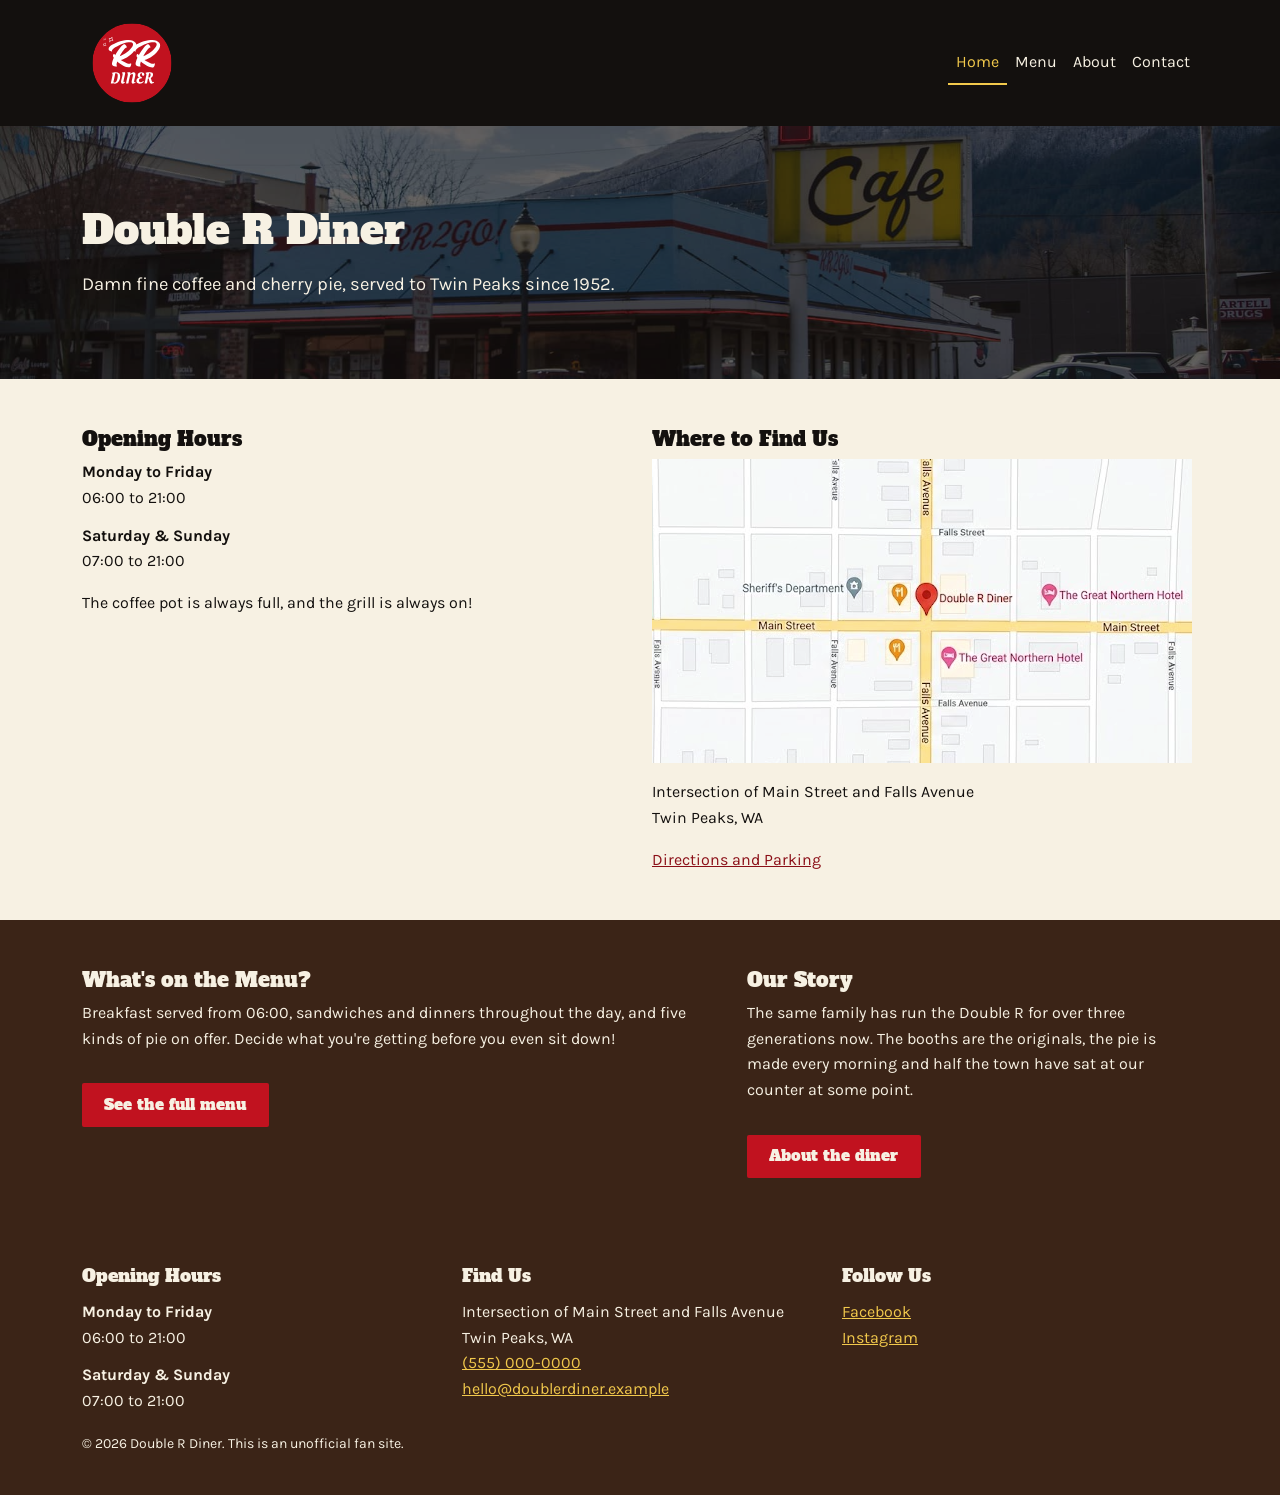
<file: index.html>
<!DOCTYPE html>
<html lang="en">

    <head>
        <meta charset="utf-8">
        <meta name="viewport" content="width=device-width, initial-scale=1">
        <!-- CHANGE PER PAGE -->
        <meta name="description" content="The Double R Diner in Twin Peaks, WA. A damn fine cup of coffee!">

        <title>Double R Diner | A Damn Fine Cup of Coffee</title>

         <link rel="icon" type="image/x-icon" href="assets/images/favicon.ico">

         <!-- bootstrap here, taken from getbootstrap.com -->
        <link href="https://cdn.jsdelivr.net/npm/bootstrap@5.3.8/dist/css/bootstrap.min.css" rel="stylesheet" integrity="sha384-sRIl4kxILFvY47J16cr9ZwB07vP4J8+LH7qKQnuqkuIAvNWLzeN8tE5YBujZqJLB" crossorigin="anonymous">
        
        <!-- external Google fonts here -->
        <link rel="preconnect" href="https://fonts.googleapis.com">
        <link rel="preconnect" href="https://fonts.gstatic.com" crossorigin>
        <link href="https://fonts.googleapis.com/css2?family=Alfa+Slab+One&family=Karla:ital,wght@0,200..800;1,200..800&display=swap" rel="stylesheet">

        <!-- Custom stylesheet here so it loads last to override bootstrap -->
         <link rel="stylesheet" href="assets/css/style.css">
    </head>
    <body>
    <!--
    *** This is header and main navigation; needs to be identical everywhere except changing which link has "active" and "aria-current". Both should be the same for the page it's on. ***
    -->
    <!-- This navbar structure was adapted from what is provided within the Bootstrap 5 documentation (https://getbootstrap.com/docs/5.3/components/navbar/); I removed dropdown, disabled link and search form, and changed links, IDs and alignment for this site. -->
    <header>
    <nav class="navbar navbar-expand-lg" data-bs-theme="dark" aria-label="Main navigation">
        <div class="container">
        <a class="navbar-brand" href="index.html">
            <img src="assets/images/logo.svg" alt="Double R Diner logo" width="100" height="100">
        </a>
        <button class="navbar-toggler" type="button" data-bs-toggle="collapse" data-bs-target="#mainNav" aria-controls="mainNav" aria-expanded="false" aria-label="Toggle navigation">
            <span class="navbar-toggler-icon"></span>
        </button>
        <div class="collapse navbar-collapse" id="mainNav">
            <ul class="navbar-nav ms-auto mb-2 mb-lg-0">
            <li class="nav-item">
                <a class="nav-link active" aria-current="page" href="index.html">Home</a>
            </li>
            <li class="nav-item">
                <a class="nav-link" href="menu.html">Menu</a>
            </li>
            <li class="nav-item">
                <a class="nav-link" href="about.html">About</a>
            </li>
            <li class="nav-item">
                <a class="nav-link" href="contact.html">Contact</a>
            </li>
            </ul>
        </div>
        </div>
    </nav>
    </header>
        <main>
            <!-- Hero here -->
             <section id="hero" aria-labelledby="hero-heading">
                <div class="hero-overlay">
                    <div class="container">
                        <h1 id="hero-heading">Double R Diner</h1>
                        <p class="hero-tagline">Damn fine coffee and cherry pie, served to Twin Peaks since 1952.</p>
                    </div>
                </div>
             </section>
            <!-- Opening hours and location -->
             <section class="section-light" aria-labelledby="Visit-heading">
                <div class="container">
                    <h2 id="visit-heading" class="visually-hidden">Visiting the diner</h2>
                    <div class="row g-4">
                        <!-- Opening hours -->
                         <div class="col-12 col-md-6">
                            <h3>Opening Hours</h3>
                            <dl class="hours-list">
                                <dt>Monday to Friday</dt>
                                <dd>06:00 to 21:00</dd>
                                <dt>Saturday &amp; Sunday</dt>
                                <dd>07:00 to 21:00</dd>
                            </dl>
                            <p>The coffee pot is always full, and the grill is always on!</p>
                         </div>

                         <!-- location -->
                          <div class="col-12 col-md-6">
                            <h3>Where to Find Us</h3>
                            <img src="assets/images/map.png" alt="Map showing the Double R Diner at the intersection of Main Street and Falls Avenue" class="img-fluid" width="540" height="304">
                            <address>
                                Intersection of Main Street and Falls Avenue<br>
                                Twin Peaks, WA
                            </address>
                            <a href="contact.html">Directions and Parking</a>
                          </div>
                    </div>
                </div>
             </section>

            <!-- menu & about teasers -->
             <section class="section-dark" aria-labelledby="explore-heading">
                <div class="container">
                    <h2 id="explore-heading" class="visually-hidden">Explore the diner</h2>
                    <div class="row g-4">
                        <!-- menu teaser -->
                         <div class="col-12 col-md-6 col-lg-7">
                            <h3>What's on the Menu?</h3>
                            <p>
                                Breakfast served from 06:00, sandwiches and dinners throughout the day, and five kinds of pie on offer. Decide what you're getting before you even sit down!
                            </p>
                            <a href="menu.html" class="btn-diner">See the full menu</a>
                         </div>
                        <!-- about teaser -->
                         <div class="col-12 col-md-6 col-lg-5">
                            <h3>Our Story</h3>
                            <p>
                                The same family has run the Double R for over three generations now. The booths are the originals, the pie is made every morning and half the town have sat at our counter at some point.
                            </p>
                            <a href="about.html" class="btn-diner">About the diner</a>
                         </div>
                    </div>
                </div>
             </section>

        </main>
        <footer>
        <div class="container">
            <h2 class="visually-hidden">Site Footer</h2>
            <div class="row">
                <!-- Opening hours -->
                 <div class="col-12 col-md-4">
                    <h3>Opening Hours</h3>
                    <dl>
                        <dt>Monday to Friday</dt>
                        <dd>06:00 to 21:00</dd>
                        <dt>Saturday &amp; Sunday</dt>
                        <dd>07:00 to 21:00</dd>
                    </dl>
                 </div>
                <!-- Address and phone number -->
                 <div class="col-12 col-md-4">
                    <h3>Find Us</h3>
                    <address>
                        Intersection of Main Street and Falls Avenue<br>
                        Twin Peaks, WA<br>
                        <a href="tel:+15550000000">(555) 000-0000</a><br>
                        <a href="mailto:hello@doublerdiner.example">hello@doublerdiner.example</a>
                    </address>
                 </div>
                <!-- Social links -->
                 <div class="col-12 col-md-4">
                    <h3>Follow Us</h3>
                    <ul class="list-unstyled">
                        <li>
                            <a href="https://facebook.com" target="_blank" rel="noopener" aria-label="Visit our facebook page! This opens in a new tab">Facebook</a>
                        </li>
                        <li>
                            <a href="https://instagram.com" target="_blank" rel="noopener" aria-label="Visit our instagram page! This opens in a new tab">Instagram</a>
                        </li>
                    </ul>
                 </div>
            </div>
            <p><small>&copy; 2026 Double R Diner. This is an unofficial fan site.</small></p>
        </div>
    </footer>

    <!-- External bootstrap JS bundle, need this for the navbar toggle to work. MUST be at the bottom of the body section so that the HTML is already loaded before the script is needed. -->
    <script src="https://cdn.jsdelivr.net/npm/bootstrap@5.3.8/dist/js/bootstrap.bundle.min.js" integrity="sha384-FKyoEForCGlyvwx9Hj09JcYn3nv7wiPVlz7YYwJrWVcXK/BmnVDxM+D2scQbITxI" crossorigin="anonymous"></script>
    </body>
</html>
</file>
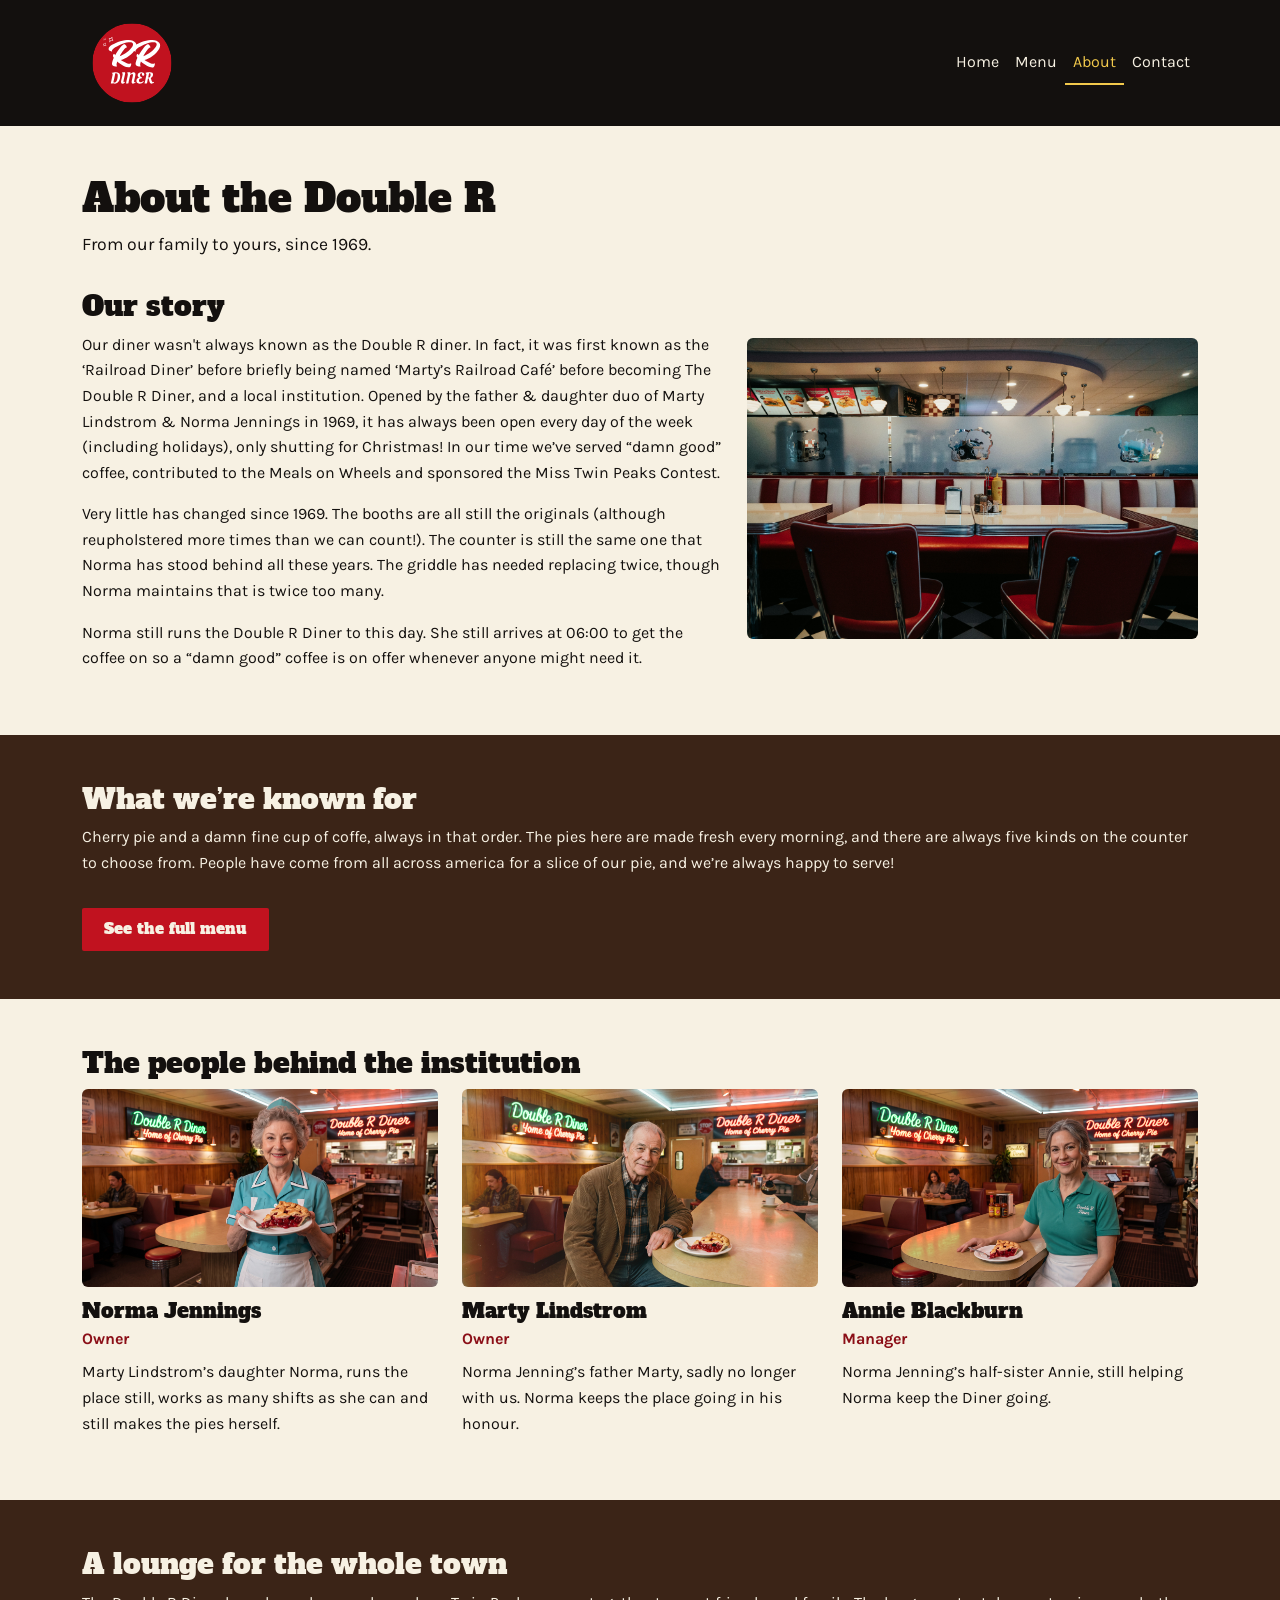
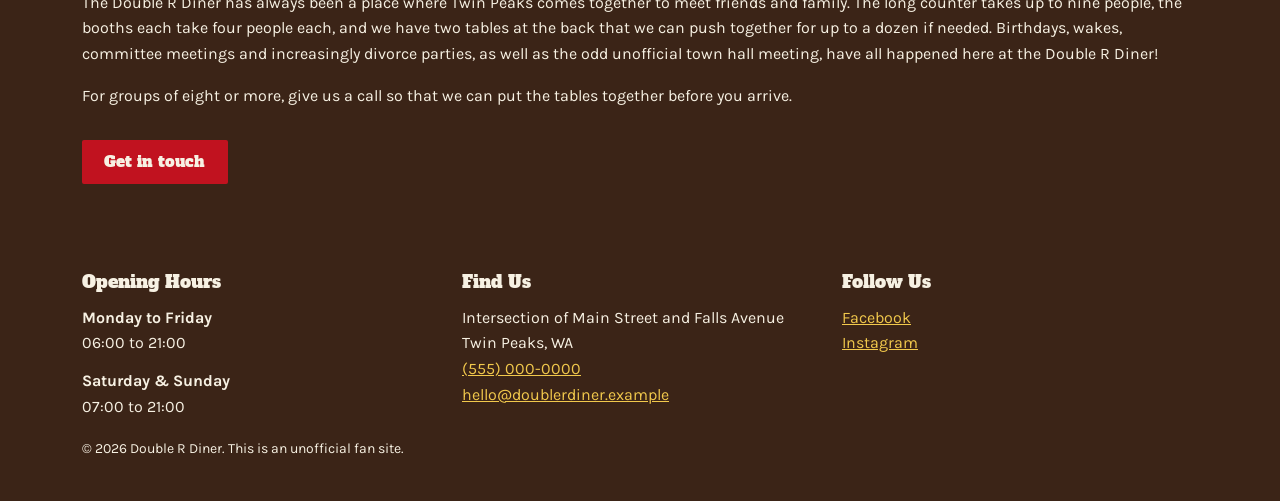
<file: about.html>
<!DOCTYPE html>
<html lang="en">

    <head>
        <meta charset="utf-8">
        <meta name="viewport" content="width=device-width, initial-scale=1">
        <!-- CHANGE PER PAGE -->
        <meta name="description" content="The history of the Double R Diner in Twin Peaks, WA">

        <title>Our History | Double R Diner</title>

         <link rel="icon" type="image/x-icon" href="assets/images/favicon.ico">

         <!-- bootstrap here, taken from getbootstrap.com -->
        <link href="https://cdn.jsdelivr.net/npm/bootstrap@5.3.8/dist/css/bootstrap.min.css" rel="stylesheet" integrity="sha384-sRIl4kxILFvY47J16cr9ZwB07vP4J8+LH7qKQnuqkuIAvNWLzeN8tE5YBujZqJLB" crossorigin="anonymous">
        
        <!-- external Google fonts here -->
        <link rel="preconnect" href="https://fonts.googleapis.com">
        <link rel="preconnect" href="https://fonts.gstatic.com" crossorigin>
        <link href="https://fonts.googleapis.com/css2?family=Alfa+Slab+One&family=Karla:ital,wght@0,200..800;1,200..800&display=swap" rel="stylesheet">

        <!-- Custom stylesheet here so it loads last to override bootstrap -->
         <link rel="stylesheet" href="assets/css/style.css">
    </head>
    <body>
    <!--
    *** This is header and main navigation; needs to be identical everywhere except changing which link has "active" and "aria-current". Both should be the same for the page it's on. ***
    -->
    <!-- This navbar structure was adapted from what is provided within the Bootstrap 5 documentation (https://getbootstrap.com/docs/5.3/components/navbar/); I removed dropdown, disabled link and search form, and changed links, IDs and alignment for this site. -->
    <header>
    <nav class="navbar navbar-expand-lg" data-bs-theme="dark" aria-label="Main navigation">
        <div class="container">
        <a class="navbar-brand" href="index.html">
            <img src="assets/images/logo.svg" alt="Double R Diner logo" width="100" height="100">
        </a>
        <button class="navbar-toggler" type="button" data-bs-toggle="collapse" data-bs-target="#mainNav" aria-controls="mainNav" aria-expanded="false" aria-label="Toggle navigation">
            <span class="navbar-toggler-icon"></span>
        </button>
        <div class="collapse navbar-collapse" id="mainNav">
            <ul class="navbar-nav ms-auto mb-2 mb-lg-0">
            <li class="nav-item">
                <a class="nav-link" href="index.html">Home</a>
            </li>
            <li class="nav-item">
                <a class="nav-link" href="menu.html">Menu</a>
            </li>
            <li class="nav-item">
                <a class="nav-link active" aria-current="page" href="about.html">About</a>
            </li>
            <li class="nav-item">
                <a class="nav-link" href="contact.html">Contact</a>
            </li>
            </ul>
        </div>
        </div>
    </nav>
    </header>
        <main>
            <!-- Page header and story here -->
            <section class="section-light">
                <div class="container">
                    <h1>About the Double R</h1>
                    <p class="page-intro">
                        From our family to yours, since 1969.
                    </p>
                    <div class="row g-4 align-items-center">
                        <div class="col-12 col-md-7">
                            <h2>Our story</h2>
                            <p>
                                Our diner wasn't always known as the Double R diner. In fact, it was first known as the &lsquo;Railroad Diner&rsquo; before briefly being named &lsquo;Marty&rsquo;s Railroad Café&rsquo; before becoming The Double R Diner, and a local institution.
                                Opened by the father &amp; daughter duo of Marty Lindstrom &amp; Norma Jennings in 1969, it has always been open every day of the week (including holidays), only shutting for Christmas! In our time we&rsquo;ve served &ldquo;damn good&rdquo; coffee,
                                contributed to the Meals on Wheels and sponsored the Miss Twin Peaks Contest.
                            </p>
                            <p>
                                Very little has changed since 1969. The booths are all still the originals (although reupholstered more times than we can count!). The counter is still the same one that Norma has stood behind all these years. The griddle has needed replacing twice, though
                                Norma maintains that is twice too many. 
                            </p>
                            <p>
                                Norma still runs the Double R Diner to this day. She still arrives at 06:00 to get the coffee on so a &ldquo;damn good&rdquo; coffee is on offer whenever anyone might need it.
                            </p>
                        </div>
                        <div class="col-12 col-md-5">
                            <!-- Photo by Shawn on Unsplash: https://unsplash.com/photos/retro-diner-booths-and-tables-TQQE32Gz4jw -->
                            <img src="assets/images/diner-interior.jpg" alt="An interior photo of the Double R Diner" class="img-fluid rounded">
                        </div>
                    </div>
                </div>
            </section>
            <!-- what we're known for here -->
             <section class="section-dark">
                <div class="container">
                    <h2>What we&rsquo;re known for</h2>
                    <p>
                        Cherry pie and a damn fine cup of coffe, always in that order. The pies here are made fresh every morning, and there are always five kinds on the counter to choose from. People have come from all across america for a slice of our pie, and we&rsquo;re always happy to serve!
                    </p>
                    <a href="menu.html" class="btn-diner">See the full menu</a>
                </div>
             </section>
             <!-- The people behind Double R Diner -->
            <section class="section-light">
                <div class="container">
                    <h2>The people behind the institution</h2>
                    <div class="row g-4">
                        <div class="col-12 col-md-4">
                            <div class="person-card">
                                <!-- Image generated using Google Gemini (Nano Banana Pro), prompt by the site author -->
                                <img src="assets/images/norma.jpeg" alt="Norma stood in front of the counter with milkshakes at the Double R Diner" class="img-fluid rounded">
                                <h3>Norma Jennings</h3>
                                <p class="person-role">Owner</p>
                                <p>Marty Lindstrom&rsquo;s daughter Norma, runs the place still, works as many shifts as she can and still makes the pies herself.</p>
                            </div>
                        </div>
                        <div class="col-12 col-md-4">
                            <div class="person-card">
                                <!-- Image generated using Google Gemini (Nano Banana Pro), prompt by the site author -->
                                <img src="assets/images/marty.jpeg" alt="Marty stood in the Double R Diner during a shift" class="img-fluid rounded">
                                <h3>Marty Lindstrom</h3>
                                <p class="person-role">Owner</p>
                                <p>Norma Jenning&rsquo;s father Marty, sadly no longer with us. Norma keeps the place going in his honour.</p>
                            </div>
                        </div>
                        <div class="col-12 col-md-4">
                            <div class="person-card">
                                <!-- Image generated using Google Gemini (Nano Banana Pro), prompt by the site author -->
                                <img src="assets/images/annie.jpeg" alt="Annie sat in the Double R Diner with a plate of cherry pie" class="img-fluid rounded">
                                <h3>Annie Blackburn</h3>
                                <p class="person-role">Manager</p>
                                <p>Norma Jenning&rsquo;s half-sister Annie, still helping Norma keep the Diner going.</p>
                            </div>
                        </div>
                    </div>
                </div>
            </section>
            <!-- groups and seating here -->
            <section class="section-dark">
                <div class="container">
                    <h2>A lounge for the whole town</h2>
                    <p>
                        The Double R Diner has always been a place where Twin Peaks comes together to meet friends and family. 
                        The long counter takes up to nine people, the booths each take four people each, and we have two tables at the back that we can push together for up to a dozen if needed.
                        Birthdays, wakes, committee meetings and increasingly divorce parties, as well as the odd unofficial town hall meeting, have all happened here at the Double R Diner!
                    </p>
                    <p>
                        For groups of eight or more, give us a call so that we can put the tables together before you arrive.
                    </p>
                    <a href="contact.html" class="btn-diner">Get in touch</a>             
                </div>
            </section>
        </main>
        <footer>
        <div class="container">
            <h2 class="visually-hidden">Site Footer</h2>
            <div class="row">
                <!-- Opening hours -->
                 <div class="col-12 col-md-4">
                    <h3>Opening Hours</h3>
                    <dl>
                        <dt>Monday to Friday</dt>
                        <dd>06:00 to 21:00</dd>
                        <dt>Saturday &amp; Sunday</dt>
                        <dd>07:00 to 21:00</dd>
                    </dl>
                 </div>
                <!-- Address and phone number -->
                 <div class="col-12 col-md-4">
                    <h3>Find Us</h3>
                    <address>
                        Intersection of Main Street and Falls Avenue<br>
                        Twin Peaks, WA<br>
                        <a href="tel:+15550000000">(555) 000-0000</a><br>
                        <a href="mailto:hello@doublerdiner.example">hello@doublerdiner.example</a>
                    </address>
                 </div>
                <!-- Social links -->
                 <div class="col-12 col-md-4">
                    <h3>Follow Us</h3>
                    <ul class="list-unstyled">
                        <li>
                            <a href="https://facebook.com" target="_blank" rel="noopener" aria-label="Visit our facebook page! This opens in a new tab">Facebook</a>
                        </li>
                        <li>
                            <a href="https://instagram.com" target="_blank" rel="noopener" aria-label="Visit our instagram page! This opens in a new tab">Instagram</a>
                        </li>
                    </ul>
                 </div>
            </div>
            <p><small>&copy; 2026 Double R Diner. This is an unofficial fan site.</small></p>
        </div>
    </footer>

    <!-- External bootstrap JS bundle, need this for the navbar toggle to work. MUST be at the bottom of the body section so that the HTML is already loaded before the script is needed. -->
    <script src="https://cdn.jsdelivr.net/npm/bootstrap@5.3.8/dist/js/bootstrap.bundle.min.js" integrity="sha384-FKyoEForCGlyvwx9Hj09JcYn3nv7wiPVlz7YYwJrWVcXK/BmnVDxM+D2scQbITxI" crossorigin="anonymous"></script>
    </body>
</html>
</file>
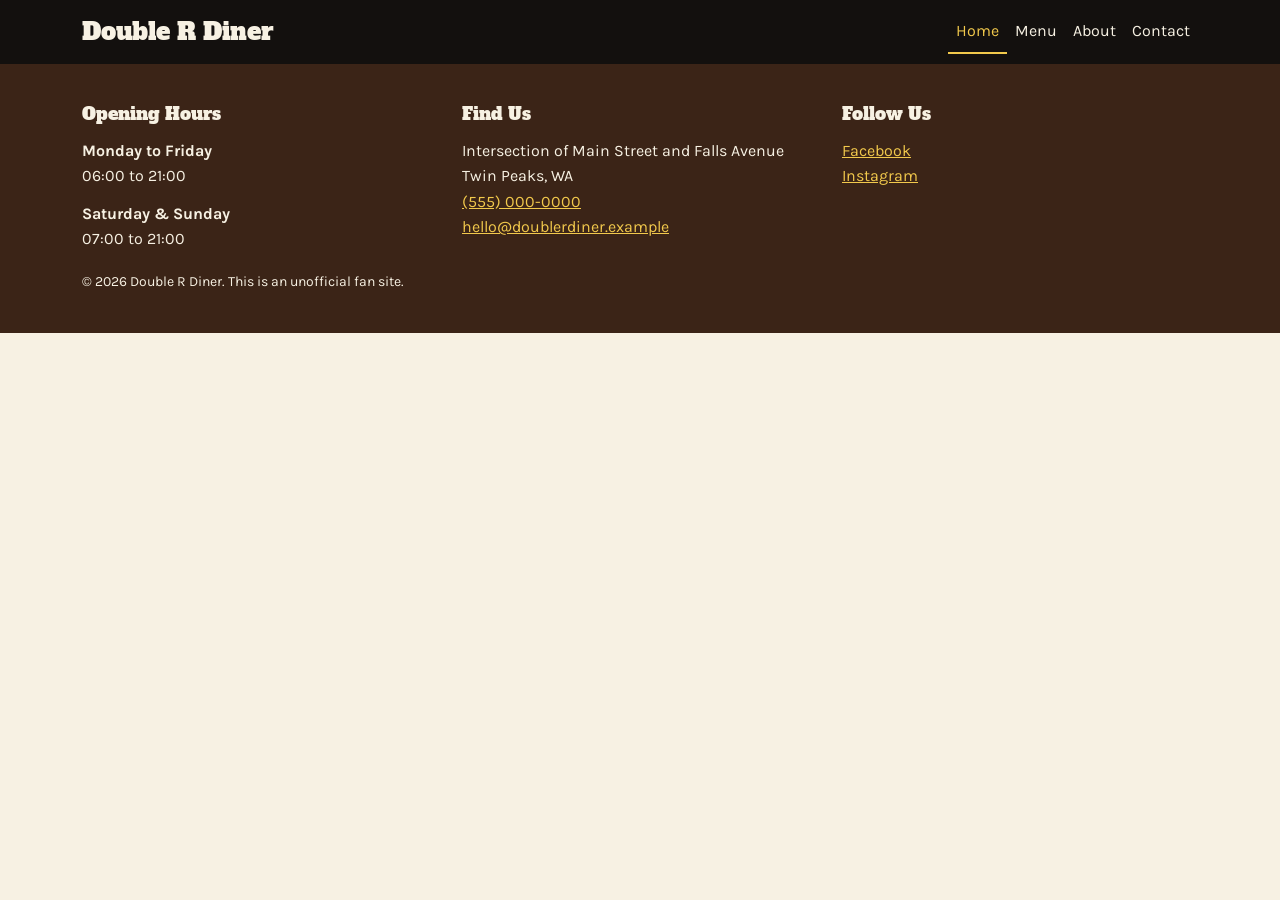
<file: code-scratchpad.html>
<!-- 
*** This is my snippet library for content that needs to be re-used across pages to ensure continuity. Anything marked "CHANGE PER PAGE" needs me to review per page ***
 -->
<!DOCTYPE html>
<html lang="en">

    <head>
        <meta charset="utf-8">
        <meta name="viewport" content="width=device-width, initial-scale=1">
        <!-- CHANGE PER PAGE -->
        <meta name="description" content="EDIT THIS TO SOMETHING RELEVANT TO EACH PAGE">

        <title>EDIT THIS TO "PAGE | Double R Diner" EVERY TIME</title>

        <!-- Favicon needs to go here-->
         <link rel="icon" type="image/x-icon" href="/assets/images/favicon.ico">

         <!-- bootstrap here, taken from getbootstrap.com -->
        <link href="https://cdn.jsdelivr.net/npm/bootstrap@5.3.8/dist/css/bootstrap.min.css" rel="stylesheet" integrity="sha384-sRIl4kxILFvY47J16cr9ZwB07vP4J8+LH7qKQnuqkuIAvNWLzeN8tE5YBujZqJLB" crossorigin="anonymous">
        
        <!-- external Google fonts here -->
        <link rel="preconnect" href="https://fonts.googleapis.com">
        <link rel="preconnect" href="https://fonts.gstatic.com" crossorigin>
        <link href="https://fonts.googleapis.com/css2?family=Alfa+Slab+One&family=Karla:ital,wght@0,200..800;1,200..800&display=swap" rel="stylesheet">

        <!-- Custom stylesheet here so it loads last to override bootstrap -->
         <link rel="stylesheet" href="/assets/css/style.css">
    </head>

    <!--
    *** This is header and main navigation; needs to be identical everywhere except changing which link has "active" and "aria-current". Both should be the same for the page it's on. ***
    -->
    <!-- This navbar structure was adapted from what is provided within the Bootstrap 5 documentation (https://getbootstrap.com/docs/5.3/components/navbar/); I removed dropdown, disabled link and search form, and changed links, IDs and alignment for this site. -->
    <header>
    <nav class="navbar navbar-expand-lg" data-bs-theme="dark"  aria-label="Main navigation">
        <div class="container">
        <a class="navbar-brand" href="index.html">Double R Diner</a>
        <button class="navbar-toggler" type="button" data-bs-toggle="collapse" data-bs-target="#mainNav" aria-controls="mainNav" aria-expanded="false" aria-label="Toggle navigation">
            <span class="navbar-toggler-icon"></span>
        </button>
        <div class="collapse navbar-collapse" id="mainNav">
            <ul class="navbar-nav ms-auto mb-2 mb-lg-0">
            <li class="nav-item">
                <a class="nav-link active" aria-current="page" href="index.html">Home</a>
            </li>
            <li class="nav-item">
                <a class="nav-link" href="menu.html">Menu</a>
            </li>
            <li class="nav-item">
                <a class="nav-link" href="about.html">About</a>
            </li>
            <li class="nav-item">
                <a class="nav-link" href="contact.html">Contact</a>
            </li>
            </ul>
        </div>
        </div>
    </nav>
    </header>
    <!-- 
    *** This is the footer, it's the same on all 5 pages so no stress about having to change it. !!IMPORTANT!! The hours and address are repeated on purpose so that they can be found on any page. ***
    -->
    <footer>
        <div class="container">
            <h2 class="visually-hidden">Site Footer</h2>
            <div class="row">
                <!-- Opening hours -->
                 <div class="col-12 col-md-4">
                    <h3>Opening Hours</h3>
                    <dl>
                        <dt>Monday to Friday</dt>
                        <dd>06:00 to 21:00</dd>
                        <dt>Saturday & Sunday</dt>
                        <dd>07:00 to 21:00</dd>
                    </dl>
                 </div>
                <!-- Address and phone number -->
                 <div class="col-12 col-md-4">
                    <h3>Find Us</h3>
                    <address>
                        Intersection of Main Street and Falls Avenue<br>
                        Twin Peaks, WA<br>
                        <a href="tel:+15550000000">(555) 000-0000</a><br>
                        <a href="mailto:hello@doublerdiner.example">hello@doublerdiner.example</a>
                    </address>
                 </div>
                <!-- Social links -->
                 <div class="col-12 col-md-4">
                    <h3>Follow Us</h3>
                    <ul class="list-unstyled">
                        <li>
                            <a href="https://facebook.com" target="_blank" rel="noopener" aria-label="Visit our facebook page! This opens in a new tab">Facebook</a>
                        </li>
                        <li>
                            <a href="https://instagram.com" target="_blank" rel="noopener" aria-label="Visit our instagram page! This opens in a new tab">Instagram</a>
                        </li>
                    </ul>
                 </div>
            </div>
            <p><small>&copy; 2026 Double R Diner. This is an unofficial fan site.</small></p>
        </div>
    </footer>

    <!-- External bootstrap JS bundle, need this for the navbar toggle to work. MUST be at the bottom of the body section so that the HTML is already loaded before the script is needed. -->
    <script src="https://cdn.jsdelivr.net/npm/bootstrap@5.3.8/dist/js/bootstrap.bundle.min.js" integrity="sha384-FKyoEForCGlyvwx9Hj09JcYn3nv7wiPVlz7YYwJrWVcXK/BmnVDxM+D2scQbITxI" crossorigin="anonymous"></script>


</html>
</file>
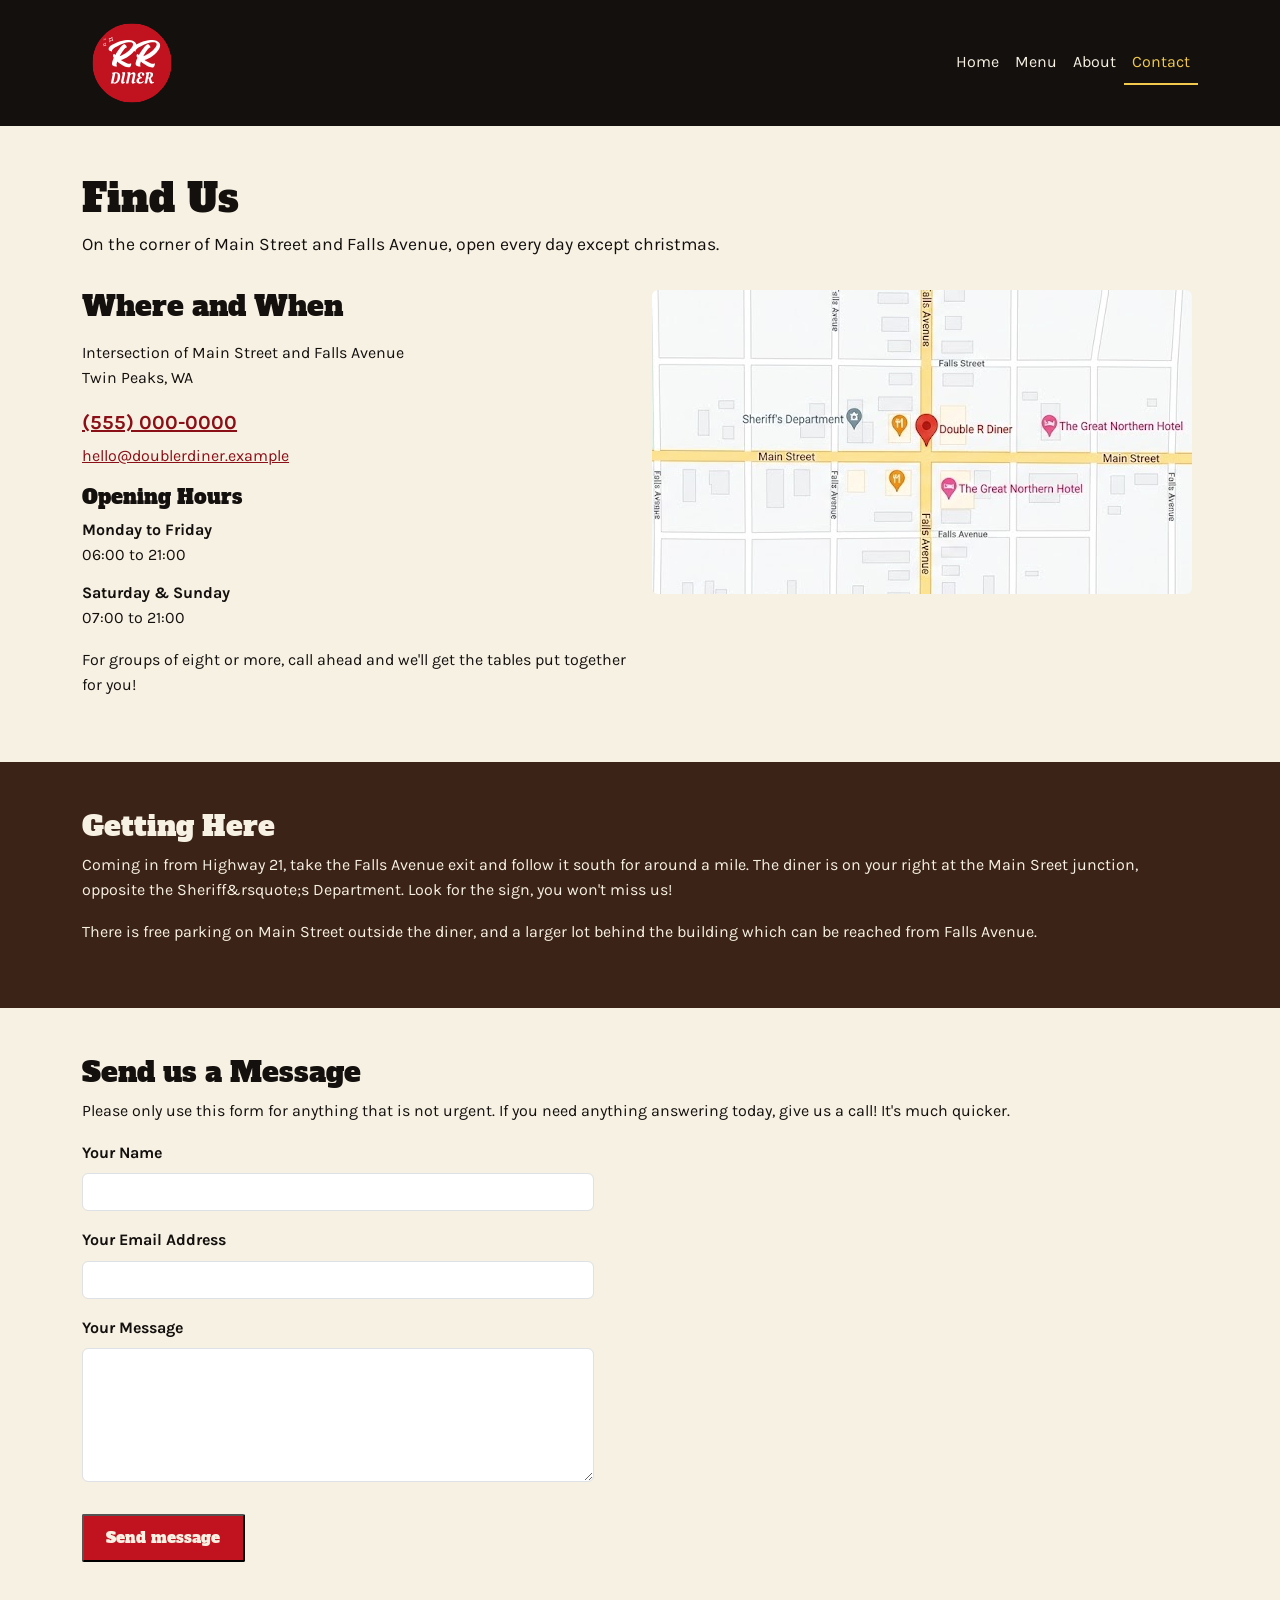
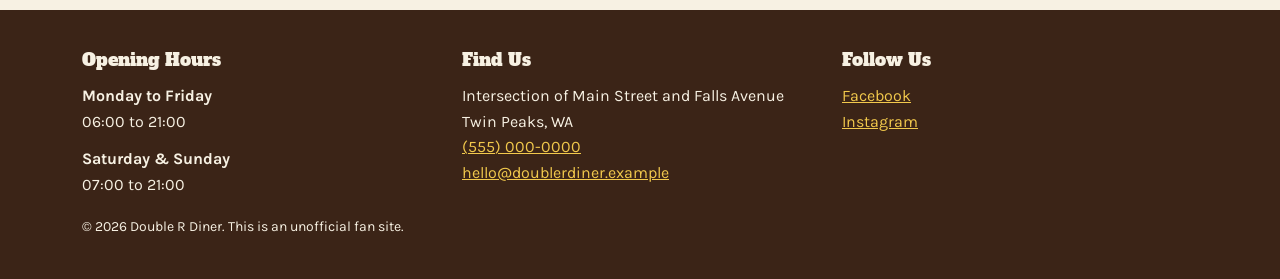
<file: contact.html>
<!DOCTYPE html>
<html lang="en">

    <head>
        <meta charset="utf-8">
        <meta name="viewport" content="width=device-width, initial-scale=1">
        <!-- CHANGE PER PAGE -->
        <meta name="description" content="The Double R Diner in Twin Peaks, WA. A damn fine cup of coffee!">

        <title>Double R Diner | A Damn Fine Cup of Coffee</title>

         <link rel="icon" type="image/x-icon" href="assets/images/favicon.ico">

         <!-- bootstrap here, taken from getbootstrap.com -->
        <link href="https://cdn.jsdelivr.net/npm/bootstrap@5.3.8/dist/css/bootstrap.min.css" rel="stylesheet" integrity="sha384-sRIl4kxILFvY47J16cr9ZwB07vP4J8+LH7qKQnuqkuIAvNWLzeN8tE5YBujZqJLB" crossorigin="anonymous">
        
        <!-- external Google fonts here -->
        <link rel="preconnect" href="https://fonts.googleapis.com">
        <link rel="preconnect" href="https://fonts.gstatic.com" crossorigin>
        <link href="https://fonts.googleapis.com/css2?family=Alfa+Slab+One&family=Karla:ital,wght@0,200..800;1,200..800&display=swap" rel="stylesheet">

        <!-- Custom stylesheet here so it loads last to override bootstrap -->
         <link rel="stylesheet" href="assets/css/style.css">
    </head>
    <body>
    <!--
    *** This is header and main navigation; needs to be identical everywhere except changing which link has "active" and "aria-current". Both should be the same for the page it's on. ***
    -->
    <!-- This navbar structure was adapted from what is provided within the Bootstrap 5 documentation (https://getbootstrap.com/docs/5.3/components/navbar/); I removed dropdown, disabled link and search form, and changed links, IDs and alignment for this site. -->
    <header>
    <nav class="navbar navbar-expand-lg" data-bs-theme="dark" aria-label="Main navigation">
        <div class="container">
        <a class="navbar-brand" href="index.html">
            <img src="assets/images/logo.svg" alt="Double R Diner logo" width="100" height="100">
        </a>
        <button class="navbar-toggler" type="button" data-bs-toggle="collapse" data-bs-target="#mainNav" aria-controls="mainNav" aria-expanded="false" aria-label="Toggle navigation">
            <span class="navbar-toggler-icon"></span>
        </button>
        <div class="collapse navbar-collapse" id="mainNav">
            <ul class="navbar-nav ms-auto mb-2 mb-lg-0">
            <li class="nav-item">
                <a class="nav-link" href="index.html">Home</a>
            </li>
            <li class="nav-item">
                <a class="nav-link" href="menu.html">Menu</a>
            </li>
            <li class="nav-item">
                <a class="nav-link" href="about.html">About</a>
            </li>
            <li class="nav-item">
                <a class="nav-link active" aria-current="page" href="contact.html">Contact</a>
            </li>
            </ul>
        </div>
        </div>
    </nav>
    </header>
        <main>
            <!-- Location and opening hours-->
             <section class="section-light">
                <div class="container">
                    <h1>Find Us</h1>
                    <p class="page-intro">
                        On the corner of Main Street and Falls Avenue, open every day except christmas.
                    </p>
                    <div class="row g-4">
                        <div class="col-12 col-md-6">
                            <h2>Where and When</h2>
                            <address>
                                Intersection of Main Street and Falls Avenue<br>
                                Twin Peaks, WA
                            </address>
                            <p class="contact-phone">
                                <a href="tel:+15550000000">(555) 000-0000</a>
                            </p>
                            <p>
                                <a href="mailto:hello@doublerdiner.example">hello@doublerdiner.example</a>
                            </p>
                            <h3> Opening Hours</h3>
                            <dl class="hours-list">
                                <dt>Monday to Friday</dt>
                                <dd>06:00 to 21:00</dd>
                                <dt>Saturday &amp; Sunday</dt>
                                <dd>07:00 to 21:00</dd>
                            </dl>
                            <p>
                                For groups of eight or more, call ahead and we'll get the tables put together for you!
                            </p>
                        </div>
                        <div class="col-12 col-md-6">
                            <h2 class="visually-hidden">Map</h2>
                            <img src="assets/images/map.png" alt="Map showing the Double R Diner at the intersection of Main Street and Falls Avenue, with the Sheriff's department to the west and the Great Northern hotel to the east" class="img-fluid rounded" width="540" height="304">
                        </div>
                    </div>
                </div>
             </section>
            <!-- Getting here -->
             <section class="section-dark">
                <div class="container">
                    <h2> Getting Here</h2>
                    <p>
                        Coming in from Highway 21, take the Falls Avenue exit and follow it south for around a mile. The diner is on your right at the Main Sreet junction, opposite the Sheriff&rsquote;s Department. Look for the sign, you won't miss us!
                    </p>
                    <p>
                        There is free parking on Main Street outside the diner, and a larger lot behind the building which can be reached from Falls Avenue.
                    </p>
                </div>
             </section>

             <!-- Contact form -->
            <section class="section-light">
                <div class="container">
                    <h2> Send us a Message</h2>
                    <p>
                        Please only use this form for anything that is not urgent. If you need anything answering today, give us a call! It's much quicker.
                    </p>
                    <form action="https://formdump.codeinstitute.net" method="post" target="_blank" class="contact-form">
                        <div class="mb-3">
                            <label for="name" class="form-label"> Your Name</label>
                            <input type="text" id="name" name="name" class="form-control" required>
                        </div>
                        <div class="mb-3">
                            <label for="email" class="form-label">Your Email Address</label>
                            <input type="email" id="email" name="email" class="form-control" required>
                        </div>
                        <div class="mb-3">
                            <label for="message" class="form-label">Your Message</label>
                            <textarea id="message" name="message" class="form-control" rows="5" required></textarea>
                        </div>
                        <button type="submit" class="btn-diner">Send message</button>
                    </form>
                </div>
            </section>
        </main>
        <footer>
        <div class="container">
            <h2 class="visually-hidden">Site Footer</h2>
            <div class="row">
                <!-- Opening hours -->
                 <div class="col-12 col-md-4">
                    <h3>Opening Hours</h3>
                    <dl>
                        <dt>Monday to Friday</dt>
                        <dd>06:00 to 21:00</dd>
                        <dt>Saturday &amp; Sunday</dt>
                        <dd>07:00 to 21:00</dd>
                    </dl>
                 </div>
                <!-- Address and phone number -->
                 <div class="col-12 col-md-4">
                    <h3>Find Us</h3>
                    <address>
                        Intersection of Main Street and Falls Avenue<br>
                        Twin Peaks, WA<br>
                        <a href="tel:+15550000000">(555) 000-0000</a><br>
                        <a href="mailto:hello@doublerdiner.example">hello@doublerdiner.example</a>
                    </address>
                 </div>
                <!-- Social links -->
                 <div class="col-12 col-md-4">
                    <h3>Follow Us</h3>
                    <ul class="list-unstyled">
                        <li>
                            <a href="https://facebook.com" target="_blank" rel="noopener" aria-label="Visit our facebook page! This opens in a new tab">Facebook</a>
                        </li>
                        <li>
                            <a href="https://instagram.com" target="_blank" rel="noopener" aria-label="Visit our instagram page! This opens in a new tab">Instagram</a>
                        </li>
                    </ul>
                 </div>
            </div>
            <p><small>&copy; 2026 Double R Diner. This is an unofficial fan site.</small></p>
        </div>
    </footer>

    <!-- External bootstrap JS bundle, need this for the navbar toggle to work. MUST be at the bottom of the body section so that the HTML is already loaded before the script is needed. -->
    <script src="https://cdn.jsdelivr.net/npm/bootstrap@5.3.8/dist/js/bootstrap.bundle.min.js" integrity="sha384-FKyoEForCGlyvwx9Hj09JcYn3nv7wiPVlz7YYwJrWVcXK/BmnVDxM+D2scQbITxI" crossorigin="anonymous"></script>
    </body>
</html>
</file>
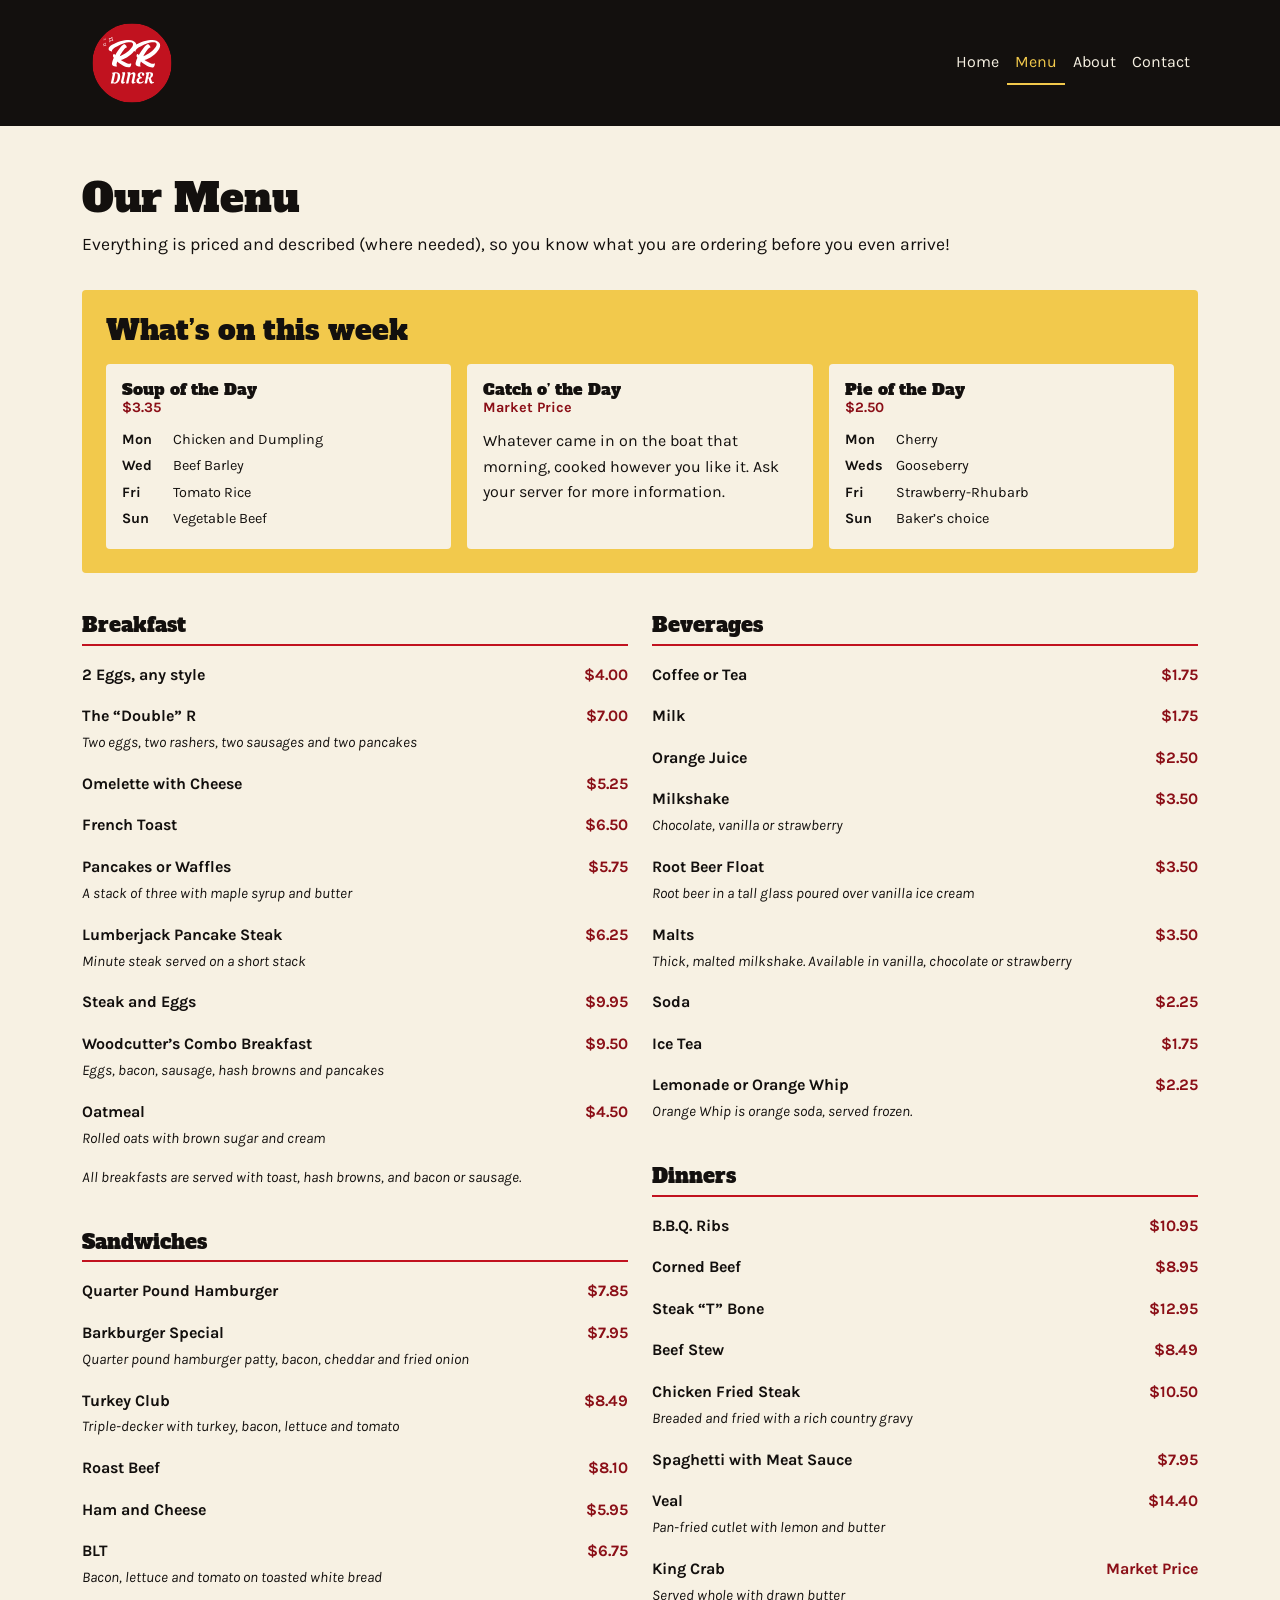
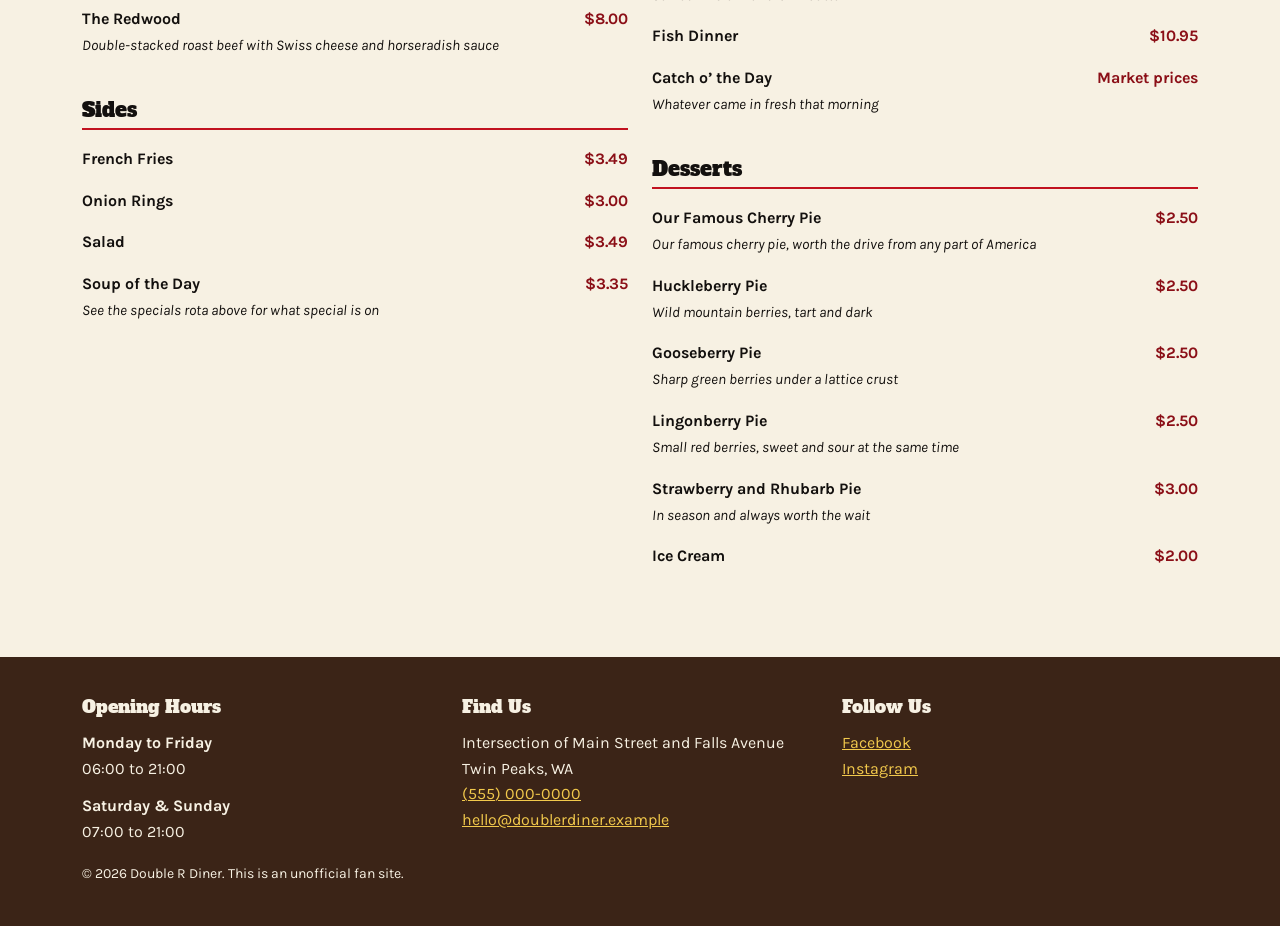
<file: menu.html>
<!DOCTYPE html>
<html lang="en">

    <head>
        <meta charset="utf-8">
        <meta name="viewport" content="width=device-width, initial-scale=1">
        <!-- CHANGE PER PAGE -->
        <meta name="description" content="Check out our full menu here at the Double R Diner">

        <title>Our Menu | Double R Diner</title>

         <link rel="icon" type="image/x-icon" href="assets/images/favicon.ico">

         <!-- bootstrap here, taken from getbootstrap.com -->
        <link href="https://cdn.jsdelivr.net/npm/bootstrap@5.3.8/dist/css/bootstrap.min.css" rel="stylesheet" integrity="sha384-sRIl4kxILFvY47J16cr9ZwB07vP4J8+LH7qKQnuqkuIAvNWLzeN8tE5YBujZqJLB" crossorigin="anonymous">
        
        <!-- external Google fonts here -->
        <link rel="preconnect" href="https://fonts.googleapis.com">
        <link rel="preconnect" href="https://fonts.gstatic.com" crossorigin>
        <link href="https://fonts.googleapis.com/css2?family=Alfa+Slab+One&family=Karla:ital,wght@0,200..800;1,200..800&display=swap" rel="stylesheet">

        <!-- Custom stylesheet here so it loads last to override bootstrap -->
         <link rel="stylesheet" href="assets/css/style.css">
    </head>
    <body>
    <!--
    *** This is header and main navigation; needs to be identical everywhere except changing which link has "active" and "aria-current". Both should be the same for the page it's on. ***
    -->
    <!-- This navbar structure was adapted from what is provided within the Bootstrap 5 documentation (https://getbootstrap.com/docs/5.3/components/navbar/); I removed dropdown, disabled link and search form, and changed links, IDs and alignment for this site. -->
    <header>
    <nav class="navbar navbar-expand-lg" data-bs-theme="dark" aria-label="Main navigation">
        <div class="container">
        <a class="navbar-brand" href="index.html">
            <img src="assets/images/logo.svg" alt="Double R Diner logo" width="100" height="100">
        </a>
        <button class="navbar-toggler" type="button" data-bs-toggle="collapse" data-bs-target="#mainNav" aria-controls="mainNav" aria-expanded="false" aria-label="Toggle navigation">
            <span class="navbar-toggler-icon"></span>
        </button>
        <div class="collapse navbar-collapse" id="mainNav">
            <ul class="navbar-nav ms-auto mb-2 mb-lg-0">
            <li class="nav-item">
                <a class="nav-link" href="index.html">Home</a>
            </li>
            <li class="nav-item">
                <a class="nav-link active" aria-current="page" href="menu.html">Menu</a>
            </li>
            <li class="nav-item">
                <a class="nav-link" href="about.html">About</a>
            </li>
            <li class="nav-item">
                <a class="nav-link" href="contact.html">Contact</a>
            </li>
            </ul>
        </div>
        </div>
    </nav>
    </header>
        <main>
            <section class="section-light">
                <div class="container">
                    <h1> Our Menu</h1>
                    <p class="page-intro">
                        Everything is priced and described (where needed), so you know what you are ordering before you even arrive!
                    </p>
            <!-- Daily specials -->
             <section class="specials" aria-labelledby="specials-heading">
                <h2 id="specials-heading">What&rsquo;s on this week</h2>
                <div class="row g-3">
                    <div class="col-12 col-md-4">
                        <div class="specials-card">
                            <h3>Soup of the Day <span class="specials-price">$3.35</span></h3>
                            <dl class="rota">
                                <dt>Mon</dt>
                                <dd>Chicken and Dumpling</dd>
                                <dt>Wed</dt>
                                <dd>Beef Barley</dd>
                                <dt>Fri</dt>
                                <dd>Tomato Rice</dd>
                                <dt>Sun</dt>
                                <dd>Vegetable Beef</dd>
                            </dl>
                        </div>
                    </div>
                    <div class="col-12 col-md-4">
                        <div class="specials-card">
                            <h3>Catch o&rsquo; the Day <span class="specials-price">Market Price</span></h3>
                            <p>Whatever came in on the boat that morning, cooked however you like it. Ask your server for more information.</p>
                        </div>
                    </div>
                    <div class="col-12 col-md-4">
                        <div class="specials-card">
                            <h3>Pie of the Day <span class="specials-price">$2.50</span></h3>
                            <dl class="rota">
                                <dt>Mon</dt>
                                <dd>Cherry</dd>
                                <dt>Weds</dt>
                                <dd>Gooseberry</dd>
                                <dt>Fri</dt>
                                <dd>Strawberry-Rhubarb</dd>
                                <dt>Sun</dt>
                                <dd>Baker&rsquo;s choice</dd>
                            </dl>
                        </div>    
                    </div>
                </div>
             </section>
            <!-- full menu -->
             <h2 class="visually-hidden">Full Menu</h2>
             <div class="row">
                <div class="col-12 col-lg-6">
            <!-- Breakfast - Left Column-->
             <section class="menu-section" aria-labelledby="breakfast-heading">
                <h3 id="breakfast-heading">Breakfast</h3>
                <ul class="menu-list">
                    <li class="menu-item">
                        <div class="menu-item-head">
                            <span class="menu-item-name">2 Eggs, any style</span>
                            <span class="menu-item-price">$4.00</span>
                        </div>
                    </li>
                    <li class="menu-item">
                        <div class="menu-item-head">
                            <span class="menu-item-name">The &ldquo;Double&rdquo; R</span>
                            <span class="menu-item-price">$7.00</span>
                        </div>
                        <p class="menu-item-desc">
                            Two eggs, two rashers, two sausages and two pancakes
                        </p>
                    </li>
                    <li class="menu-item">
                        <div class="menu-item-head">
                            <span class="menu-item-name">Omelette with Cheese</span>
                            <span class="menu-item-price">$5.25</span>
                        </div>
                    </li>
                    <li class="menu-item">
                        <div class="menu-item-head">
                            <span class="menu-item-name">French Toast</span>
                            <span class="menu-item-price">$6.50</span>
                        </div>
                    </li>
                    <li class="menu-item">
                        <div class="menu-item-head">
                            <span class="menu-item-name">Pancakes or Waffles</span>
                            <span class="menu-item-price">$5.75</span>
                        </div>
                        <p class="menu-item-desc">
                            A stack of three with maple syrup and butter
                        </p>
                    </li>
                    <li class="menu-item">
                        <div class="menu-item-head">
                            <span class="menu-item-name">Lumberjack Pancake Steak</span>
                            <span class="menu-item-price">$6.25</span>
                        </div>
                        <p class="menu-item-desc">
                            Minute steak served on a short stack
                        </p>
                    </li>
                    <li class="menu-item">
                        <div class="menu-item-head">
                            <span class="menu-item-name">Steak and Eggs</span>
                            <span class="menu-item-price">$9.95</span>
                        </div>
                    </li>
                    <li class="menu-item">
                        <div class="menu-item-head">
                            <span class="menu-item-name">Woodcutter&rsquo;s Combo Breakfast</span>
                            <span class="menu-item-price">$9.50</span>
                        </div>
                        <p class="menu-item-desc">
                            Eggs, bacon, sausage, hash browns and pancakes
                        </p>
                    </li>
                    <li class="menu-item">
                        <div class="menu-item-head">
                            <span class="menu-item-name">Oatmeal</span>
                            <span class="menu-item-price">$4.50</span>
                        </div>
                        <p class="menu-item-desc">
                            Rolled oats with brown sugar and cream
                        </p>
                    </li>                                            
                </ul>
                <p class="menu-section-note">
                    All breakfasts are served with toast, hash browns, and bacon or sausage.
                </p>
             </section>
             <!-- Sandwiches - Left Column -->
              <section class="menu-section" aria-labelledby="sandwiches-heading">
                <h3 id="sandwiches-heading">Sandwiches</h3>
                <ul class="menu-list">
                    <li class="menu-item">
                        <div class="menu-item-head">
                            <span class="menu-item-name">Quarter Pound Hamburger</span>
                            <span class="menu-item-price"> $7.85</span>
                        </div>
                    </li>
                    <li class="menu-item">
                        <div class="menu-item-head">
                            <span class="menu-item-name">Barkburger Special</span>
                            <span class="menu-item-price"> $7.95</span>
                        </div>
                        <p class="menu-item-desc">
                            Quarter pound hamburger patty, bacon, cheddar and fried onion
                        </p>
                    </li>
                    <li class="menu-item">
                        <div class="menu-item-head">
                            <span class="menu-item-name">Turkey Club</span>
                            <span class="menu-item-price"> $8.49</span>
                        </div>
                        <p class="menu-item-desc">
                            Triple-decker with turkey, bacon, lettuce and tomato
                        </p>
                    </li>
                    <li class="menu-item">
                        <div class="menu-item-head">
                            <span class="menu-item-name">Roast Beef</span>
                            <span class="menu-item-price"> $8.10</span>
                        </div>
                    </li>
                    <li class="menu-item">
                        <div class="menu-item-head">
                            <span class="menu-item-name">Ham and Cheese</span>
                            <span class="menu-item-price"> $5.95</span>
                        </div>
                    </li>
                    <li class="menu-item">
                        <div class="menu-item-head">
                            <span class="menu-item-name">BLT</span>
                            <span class="menu-item-price"> $6.75</span>
                        </div>
                        <p class="menu-item-desc">
                            Bacon, lettuce and tomato on toasted white bread
                        </p>
                    </li>
                    <li class="menu-item">
                        <div class="menu-item-head">
                            <span class="menu-item-name">The Redwood</span>
                            <span class="menu-item-price"> $8.00</span>
                        </div>
                        <p class="menu-item-desc">
                            Double-stacked roast beef with Swiss cheese and horseradish sauce
                        </p>
                    </li>
                </ul>
              </section>
              <!-- sides - left column -->
               <section class="menu-section" aria-labelledby="sides-heading">
                <h3 id="sides-heading">Sides</h3>
                <ul class="menu-list">
                    <li class="menu-item">
                        <div class="menu-item-head">
                            <span class="menu-item-name">French Fries</span>
                            <span class="menu-item-price">$3.49</span>
                        </div>
                    </li>
                    <li class="menu-item">
                        <div class="menu-item-head">
                            <span class="menu-item-name">Onion Rings</span>
                            <span class="menu-item-price">$3.00</span>
                        </div>
                    </li>
                    <li class="menu-item">
                        <div class="menu-item-head">
                            <span class="menu-item-name">Salad</span>
                            <span class="menu-item-price">$3.49</span>
                        </div>
                    </li>
                    <li class="menu-item">
                        <div class="menu-item-head">
                            <span class="menu-item-name">Soup of the Day</span>
                            <span class="menu-item-price">$3.35</span>
                        </div>
                        <p class="menu-item-desc">
                            See the specials rota above for what special is on
                        </p>
                    </li>
                </ul>
               </section>

                </div>
               <!-- right colum starts -->
               <div class="col-12 col-lg-6">
                <section class="menu-section" aria-labelledby="beverages-heading">
                    <h3 id="beverages-heading">Beverages</h3>
                    <ul class="menu-list">
                        <li class="menu-item">
                            <div class="menu-item-head">
                                <span class="menu-item-name">Coffee or Tea</span>
                                <span class="menu-item-price">$1.75</span>
                            </div>
                        </li>
                        <li class="menu-item">
                            <div class="menu-item-head">
                                <span class="menu-item-name">Milk</span>
                                <span class="menu-item-price">$1.75</span>
                            </div>
                        </li>
                        <li class="menu-item">
                            <div class="menu-item-head">
                                <span class="menu-item-name">Orange Juice</span>
                                <span class="menu-item-price">$2.50</span>
                            </div>
                        </li>
                        <li class="menu-item">
                            <div class="menu-item-head">
                                <span class="menu-item-name">Milkshake</span>
                                <span class="menu-item-price">$3.50</span>
                            </div>
                            <p class="menu-item-desc">
                                Chocolate, vanilla or strawberry
                            </p>
                        </li>
                        <li class="menu-item">
                            <div class="menu-item-head">
                                <span class="menu-item-name">Root Beer Float</span>
                                <span class="menu-item-price">$3.50</span>
                            </div>
                            <p class="menu-item-desc">
                                Root beer in a tall glass poured over vanilla ice cream
                            </p>
                        </li>
                        <li class="menu-item">
                            <div class="menu-item-head">
                                <span class="menu-item-name">Malts</span>
                                <span class="menu-item-price">$3.50</span>
                            </div>
                            <p class="menu-item-desc">
                                Thick, malted milkshake. Available in vanilla, chocolate or strawberry
                            </p>
                        </li>
                        <li class="menu-item">
                            <div class="menu-item-head">
                                <span class="menu-item-name">Soda</span>
                                <span class="menu-item-price">$2.25</span>
                            </div>
                        </li>
                        <li class="menu-item">
                            <div class="menu-item-head">
                                <span class="menu-item-name">Ice Tea</span>
                                <span class="menu-item-price">$1.75</span>
                            </div>
                        </li>
                        <li class="menu-item">
                            <div class="menu-item-head">
                                <span class="menu-item-name">Lemonade or Orange Whip</span>
                                <span class="menu-item-price">$2.25</span>
                            </div>
                            <p class="menu-item-desc">
                                 Orange Whip is orange soda, served frozen.
                            </p>
                        </li>
                    </ul>
                </section>
                <!-- Dinners - Right column-->
                 <section class="menu-section" aria-labelledby="dinners-heading">
                    <h3 id="dinners-heading">Dinners</h3>
                    <ul class="menu-list">
                        <li class="menu-item">
                            <div class="menu-item-head">
                                <span class="menu-item-name">B.B.Q. Ribs</span>
                                <span class="menu-item-price">$10.95</span>
                            </div>
                        </li>
                        <li class="menu-item">
                            <div class="menu-item-head">
                                <span class="menu-item-name">Corned Beef</span>
                                <span class="menu-item-price">$8.95</span>
                            </div>
                        </li>
                        <li class="menu-item">
                            <div class="menu-item-head">
                                <span class="menu-item-name">Steak &ldquo;T&rdquo; Bone</span>
                                <span class="menu-item-price">$12.95</span>
                            </div>
                        </li>
                        <li class="menu-item">
                            <div class="menu-item-head">
                                <span class="menu-item-name">Beef Stew</span>
                                <span class="menu-item-price">$8.49</span>
                            </div>
                        </li>
                        <li class="menu-item">
                            <div class="menu-item-head">
                                <span class="menu-item-name">Chicken Fried Steak</span>
                                <span class="menu-item-price">$10.50</span>
                            </div>
                            <p class="menu-item-desc">
                                Breaded and fried with a rich country gravy
                            </p>
                        </li>
                        <li class="menu-item">
                            <div class="menu-item-head">
                                <span class="menu-item-name">Spaghetti with Meat Sauce</span>
                                <span class="menu-item-price">$7.95</span>
                            </div>
                        </li>
                        <li class="menu-item">
                            <div class="menu-item-head">
                                <span class="menu-item-name">Veal</span>
                                <span class="menu-item-price">$14.40</span>
                            </div>
                            <p class="menu-item-desc">
                                Pan-fried cutlet with lemon and butter
                            </p>
                        </li>
                        <li class="menu-item">
                            <div class="menu-item-head">
                                <span class="menu-item-name">King Crab</span>
                                <span class="menu-item-price">Market Price</span>
                            </div>
                            <p class="menu-item-desc">
                                Served whole with drawn butter
                            </p>
                        </li>
                        <li class="menu-item">
                            <div class="menu-item-head">
                                <span class="menu-item-name">Fish Dinner</span>
                                <span class="menu-item-price">$10.95</span>
                            </div>
                        </li>
                        <li class="menu-item">
                            <div class="menu-item-head">
                                <span class="menu-item-name">Catch o&rsquo; the Day</span>
                                <span class="menu-item-price">Market prices</span>
                            </div>
                            <p class="menu-item-desc">
                                Whatever came in fresh that morning
                            </p>
                        </li>
                    </ul>
                 </section>
                 <!-- desserts here - Right Column -->
                  <section class="menu-section" aria-labelledby="desserts-heading">
                    <h3 id="desserts-heading">Desserts</h3>
                    <ul class="menu-list">
                        <li class="menu-item">
                            <div class="menu-item-head">
                                <span class="menu-item-name">Our Famous Cherry Pie</span>
                                <span class="menu-item-price">$2.50</span>
                            </div>
                            <p class="menu-item-desc">
                                Our famous cherry pie, worth the drive from any part of America
                            </p>
                        </li>
                        <li class="menu-item">
                            <div class="menu-item-head">
                                <span class="menu-item-name">Huckleberry Pie</span>
                                <span class="menu-item-price">$2.50</span>
                            </div>
                            <p class="menu-item-desc">
                                Wild mountain berries, tart and dark
                            </p>
                        </li>
                        <li class="menu-item">
                            <div class="menu-item-head">
                                <span class="menu-item-name">Gooseberry Pie</span>
                                <span class="menu-item-price">$2.50</span>
                            </div>
                            <p class="menu-item-desc">
                                Sharp green berries under a lattice crust
                            </p>
                        </li>
                         <li class="menu-item">
                            <div class="menu-item-head">
                                <span class="menu-item-name">Lingonberry Pie</span>
                                <span class="menu-item-price">$2.50</span>
                            </div>
                            <p class="menu-item-desc">
                                Small red berries, sweet and sour at the same time
                            </p>
                        </li>
                        <li class="menu-item">
                            <div class="menu-item-head">
                                <span class="menu-item-name">Strawberry and Rhubarb Pie</span>
                                <span class="menu-item-price">$3.00</span>
                            </div>
                            <p class="menu-item-desc">
                                In season and always worth the wait
                            </p>
                        </li>
                        <li class="menu-item">
                            <div class="menu-item-head">
                                <span class="menu-item-name">Ice Cream</span>
                                <span class="menu-item-price">$2.00</span>
                            </div>
                        </li>                                               
                    </ul>
                  </section>
               </div>
             </div>
            </div>
        </section>
        </main>
        <footer>
        <div class="container">
            <h2 class="visually-hidden">Site Footer</h2>
            <div class="row">
                <!-- Opening hours -->
                 <div class="col-12 col-md-4">
                    <h3>Opening Hours</h3>
                    <dl>
                        <dt>Monday to Friday</dt>
                        <dd>06:00 to 21:00</dd>
                        <dt>Saturday &amp; Sunday</dt>
                        <dd>07:00 to 21:00</dd>
                    </dl>
                 </div>
                <!-- Address and phone number -->
                 <div class="col-12 col-md-4">
                    <h3>Find Us</h3>
                    <address>
                        Intersection of Main Street and Falls Avenue<br>
                        Twin Peaks, WA<br>
                        <a href="tel:+15550000000">(555) 000-0000</a><br>
                        <a href="mailto:hello@doublerdiner.example">hello@doublerdiner.example</a>
                    </address>
                 </div>
                <!-- Social links -->
                 <div class="col-12 col-md-4">
                    <h3>Follow Us</h3>
                    <ul class="list-unstyled">
                        <li>
                            <a href="https://facebook.com" target="_blank" rel="noopener" aria-label="Visit our facebook page! This opens in a new tab">Facebook</a>
                        </li>
                        <li>
                            <a href="https://instagram.com" target="_blank" rel="noopener" aria-label="Visit our instagram page! This opens in a new tab">Instagram</a>
                        </li>
                    </ul>
                 </div>
            </div>
            <p><small>&copy; 2026 Double R Diner. This is an unofficial fan site.</small></p>
        </div>
    </footer>

    <!-- External bootstrap JS bundle, need this for the navbar toggle to work. MUST be at the bottom of the body section so that the HTML is already loaded before the script is needed. -->
    <script src="https://cdn.jsdelivr.net/npm/bootstrap@5.3.8/dist/js/bootstrap.bundle.min.js" integrity="sha384-FKyoEForCGlyvwx9Hj09JcYn3nv7wiPVlz7YYwJrWVcXK/BmnVDxM+D2scQbITxI" crossorigin="anonymous"></script>
    </body>
</html>
</file>
<file: assets/css/style.css>
/* -- Double R Diner main style sheet. This should load after bootsrap so the rules here override the framework defaults. -- */

/* Custom Properties */

:root {
    /* Taken from Palette - See README surface section for contrast ratios etc */
    --diner-red: #c1121f;
    --deep-red: #8b0f17;
    --ink: #13100e;
    --wood: #3b2417;
    --cream: #f7f1e3;
    --sign-yellow: #f2c94c;
    --amber: #e9a319;

    /* Typefaces */
    --font-display: 'Alfa Slab One', Georgia, 'Times New Roman', serif;
    --font-body: 'Karla', 'Helvetica Neue', Arial, sans-serif;

    /* Spacing */
    --section-padding: 3rem 0;
}

/* Base Typography */

body {
    background-color: var(--cream);
    color: var(--ink);
    font-family: var(--font-body);
    line-height: 1.6;
}

h1, h2, h3 {
    font-family: var(--font-display);
    line-height: 1.2;
}

h1 {
    font-size: 2.5rem;
}

h2 {
    font-size: 1.75rem;
}

h3 {
    font-size: 1.25rem;
}

a {
    color: var(--deep-red);
}

a:hover, a:focus {
    color: var(--diner-red);
}

/* Visble focus states for anyone who uses a keyboard to navigate */

a:focus-visible, button:focus-visible {
    outline: 3px solid var(--diner-red);
    outline-offset: 2px;
}

/* Section styling - alternates light and dark bands down the page and has differing accents between the two as per WCAG */

.section-light {
    background-color: var(--cream);
    color: var(--ink);
    padding: var(--section-padding);
}

.section-dark {
    background-color: var(--wood);
    color: var(--cream);
    padding: var(--section-padding);
}

.section-dark a {
    color: var(--sign-yellow);
}

/* Header & navigation */

.navbar {
    background-color: var(--ink);
}

.navbar-brand {
    font-family: var(--font-display);
    font-size: 1.5rem;
    color: var(--cream);
}

.navbar-brand:hover, .navbar-brand:focus {
    color: var(--sign-yellow);
}

.navbar .nav-link {
    color: var(--cream);
}

.navbar .nav-link:hover, .navbar .nav-link:focus {
    color: var(--sign-yellow);
}

/* current page indicator */
.navbar .nav-link.active {
    color: var(--sign-yellow);
    border-bottom: 2px solid var(--sign-yellow);
}

/* footer */

footer {
    background-color: var(--wood);
    color: var(--cream);
    padding: 2.5rem 0 1.5rem;
}

footer h3 {
    font-size: 1.1rem;
    margin-bottom: 0.75rem;
}

footer a {
    color: var(--sign-yellow);
}

footer a:hover, footer a:focus {
    color: var(--amber);
}

footer address {
    font-style: normal;
}

footer dt {
    font-weight: 700;
}

footer dd {
    margin-bottom: 0.75rem;
}

/* Home Page */

#hero {
    background-image: url('../images/hero-diner-exterior.jpg');
    background-size: cover;
    background-position: center;
    background-repeat: no-repeat;
}

.hero-overlay {
    background-color: rgba(20, 16, 14, 0.65);
    color: var(--cream);
    padding: 5rem 0;
}

.hero-overlay h1 {
    color: var(--cream);
    margin-bottom: 1rem;
}

.hero-tagline {
    font-size: 1.15rem;
    max-width: 34rem;
    margin-bottom: 0;
}

/* Shortening the hero band on smaller screens so the content isn't pushed off */

@media (max-width: 768px) {
    .hero-overlay {
        padding: 3rem 0;
    }

    .hero-overlay h1 {
        font-size: 2rem;
    }
}

/* Buttons */

.btn-diner {
    display: inline-block;
    background-color: var(--diner-red);
    color: var(--cream);
    font-family: var(--font-display);
    font-size: 0.95rem;
    padding: 0.6rem 1.4rem;
    border-radius: 2px;
    text-decoration: none;
    margin-top: 1rem;
}

.btn-diner:hover, .btn-diner:focus {
    background-color: var(--deep-red);
    color: var(--cream);
    text-decoration: underline;
}

/* Overriding the section-dark link colour so buttons don't have random colours */

.section-dark .btn-diner {
    color: var(--cream);
}

/* Home page content */

.hours-list dt {
    font-weight: 700;
}

.hours-list dd {
    margin-bottom: 0.75rem;
}

.section-light address, .section-dark address {
    font-style: normal;
    margin-top: 1rem;
}

/* Menu Page */

.menu-section {
    margin-bottom: 2.5rem;
}

.menu-section h3 {
    border-bottom: 2px solid var(--diner-red);
    padding-bottom: 0.4rem;
    margin-bottom: 1rem;
}

.menu-list {
    list-style: none;
    padding-left: 0;
    margin-bottom: 0;
}

.menu-item {
    margin-bottom: 1rem;
}

/* This puts the name and price on one line. The space between them pushes the price to the right edge, and flex-shrink 0 stops it looking squeezed when a long item name wraps over a line. */

.menu-item-head {
    display: flex;
    justify-content: space-between;
    align-items: baseline;
    gap: 0.75rem;
}

.menu-item-name {
    font-weight: 700;
}

.menu-item-price {
    flex-shrink: 0;
    font-weight: 700;
    color: var(--deep-red);
}

/* This is for the menu item descriptions, it uses the full col width */

.menu-item-desc {
    margin: 0.15rem 0 0;
    font-size: 0.925rem;
    font-style: italic;
}

/* Section wide-notes (eg what the meals come with) */

.menu-section-note {
    margin-top: 1rem;
    font-size: 0.925rem;
    font-style: italic;
}

/* So that the deep red price doesn't fail on contrast against dark backgrounds */

.section-dark .menu-item-price {
    color: var(--sign-yellow);
}

/* Page Intro section */

h1 {
    margin-bottom: 0.5rem;
}

.page-intro {
    font-size: 1.1rem;
    margin-bottom: 2rem;
}

/* Daily Specials */
/* These need to be the sing yellow band with ink text. The cards inside should be cream so the item text looks the same as the rest of the page. */

.specials {
    background-color: var(--sign-yellow);
    padding: 1.5rem;
    border-radius: 4px;
    margin-bottom: 2.5rem;
}

.specials h2 {
    color: var(--ink);
    margin-bottom: 1rem;
}

.specials-card {
    background-color: var(--cream);
    padding: 1rem;
    border-radius: 4px;
    height: 100%;
}

.specials-card h3 {
    font-size: 1rem;
    margin-bottom: 0.75rem;
}

.specials-price {
    display: block;
    font-family: var(--font-body);
    font-size: 0.9rem;
    font-weight: 700;
    color: var(--deep-red);
}

/* This puts the day and item side by side and repeats down the specials rota */

.rota {
    margin-bottom: 0;
    font-size: 0.9rem;
}

.rota dt {
    float: left;
    clear: left;
    width: 3.2rem;
    font-weight: 700;
}

.rota dd {
    margin-left: 3.2rem;
    margin-bottom: 0.2rem;
}

/* About page */

.person-card img {
    margin-bottom: 0.75rem;
}

.person-card h3 {
    margin-bottom: 0.15rem;
}

.person-role {
    font-weight: 700;
    color: var(--deep-red);
    margin-bottom: 0.5rem;
}

/* Contact page */

.contact-phone {
    font-size: 1.25rem;
    font-weight:700;
    margin-bottom: 0.25rem;
}

.contact-form {
    max-width: 32rem;
}

.contact-form .form-label {
    font-weight: 700;
}

.contact-form .form-control:focus {
    border-color: var(--diner-red);
    box-shadow: 0 0 0 3px rgba(193, 18, 31, 0.25);
}

/* 404 page - styled after deployment as unable to validate locally */

.error-page {
    min-height: 50vh;
}

.error-code {
    font-family: var(--font-display);
    font-size: 4rem;
    line-height: 1;
    color: var(--diner-red);
    margin-bottom: 0.5rem;
}

.error-links {
    margin-bottom: 1.5rem;
}
</file>
